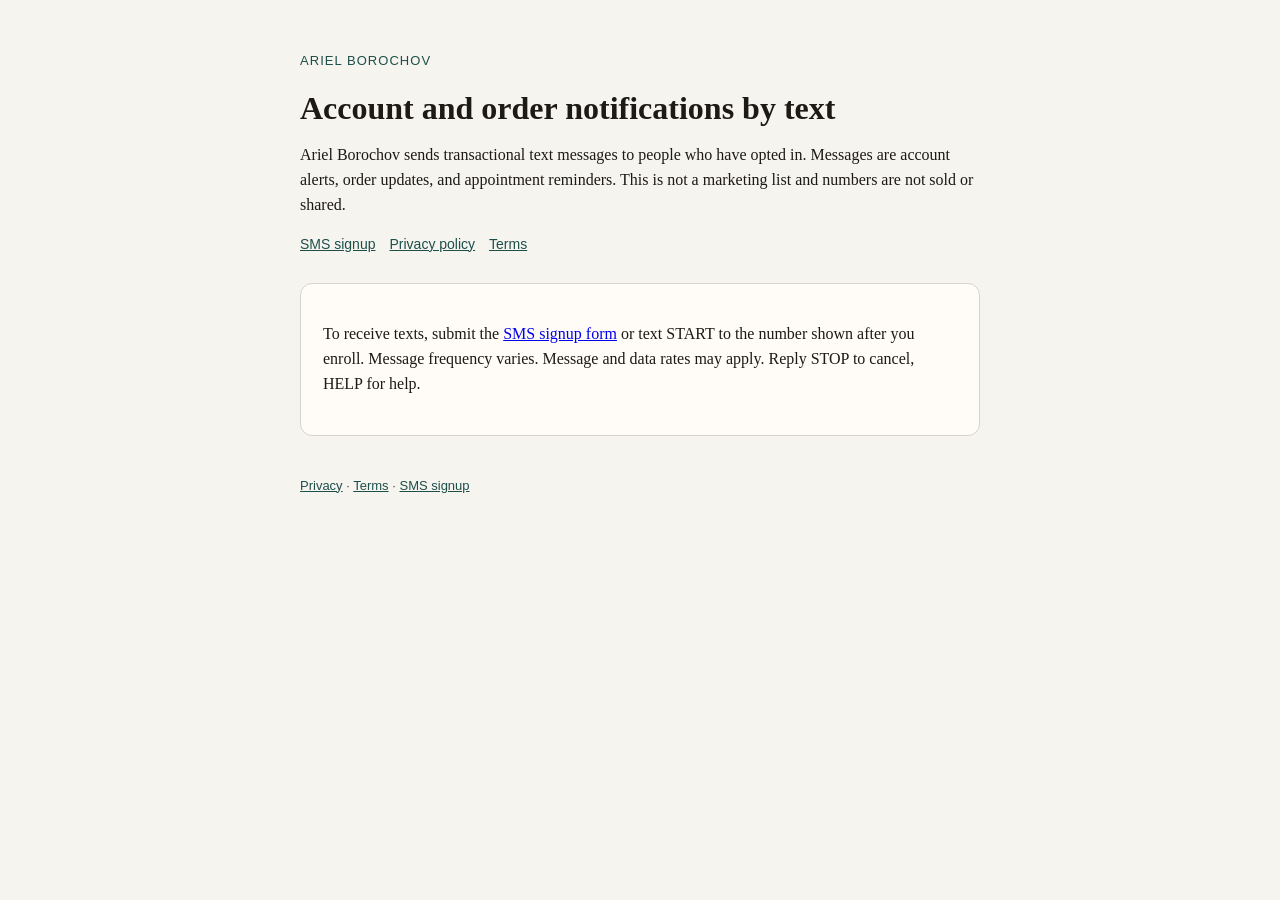
<file: index.html>
<!DOCTYPE html>
<html lang="en">
<head>
  <meta charset="utf-8">
  <meta name="viewport" content="width=device-width, initial-scale=1">
  <title>Ariel Borochov</title>
  <link rel="stylesheet" href="styles.css">
</head>
<body>
  <div class="wrap">
    <p><a class="brand" href="./">Ariel Borochov</a></p>
    <h1>Account and order notifications by text</h1>
    <p>Ariel Borochov sends transactional text messages to people who have opted in. Messages are account alerts, order updates, and appointment reminders. This is not a marketing list and numbers are not sold or shared.</p>
    <nav>
      <a href="./sms-signup/">SMS signup</a>
      <a href="./privacy/">Privacy policy</a>
      <a href="./terms/">Terms</a>
    </nav>
    <div class="card" style="margin-top:28px">
      <p>To receive texts, submit the <a href="./sms-signup/">SMS signup form</a> or text START to the number shown after you enroll. Message frequency varies. Message and data rates may apply. Reply STOP to cancel, HELP for help.</p>
    </div>
    <footer>
      <a href="./privacy/">Privacy</a> · <a href="./terms/">Terms</a> · <a href="./sms-signup/">SMS signup</a>
    </footer>
  </div>
</body>
</html>
</file>
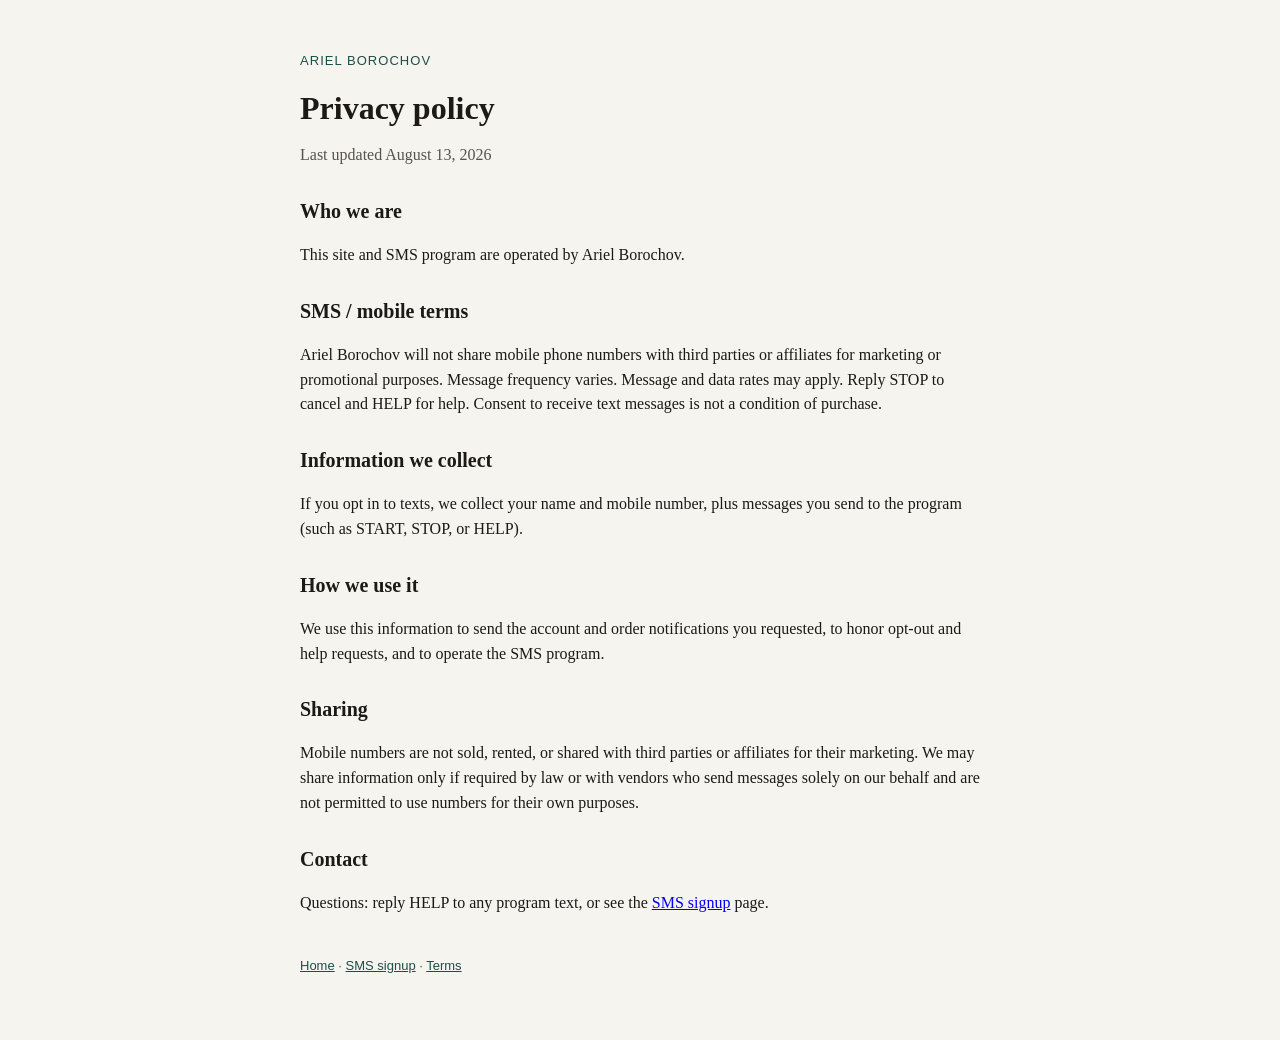
<file: privacy/index.html>
<!DOCTYPE html>
<html lang="en">
<head>
  <meta charset="utf-8">
  <meta name="viewport" content="width=device-width, initial-scale=1">
  <title>Privacy policy — Ariel Borochov</title>
  <link rel="stylesheet" href="../styles.css">
</head>
<body>
  <div class="wrap">
    <p><a class="brand" href="../">Ariel Borochov</a></p>
    <h1>Privacy policy</h1>
    <p class="muted">Last updated August 13, 2026</p>

    <h2>Who we are</h2>
    <p>This site and SMS program are operated by Ariel Borochov.</p>

    <h2>SMS / mobile terms</h2>
    <p>Ariel Borochov will not share mobile phone numbers with third parties or affiliates for marketing or promotional purposes. Message frequency varies. Message and data rates may apply. Reply STOP to cancel and HELP for help. Consent to receive text messages is not a condition of purchase.</p>

    <h2>Information we collect</h2>
    <p>If you opt in to texts, we collect your name and mobile number, plus messages you send to the program (such as START, STOP, or HELP).</p>

    <h2>How we use it</h2>
    <p>We use this information to send the account and order notifications you requested, to honor opt-out and help requests, and to operate the SMS program.</p>

    <h2>Sharing</h2>
    <p>Mobile numbers are not sold, rented, or shared with third parties or affiliates for their marketing. We may share information only if required by law or with vendors who send messages solely on our behalf and are not permitted to use numbers for their own purposes.</p>

    <h2>Contact</h2>
    <p>Questions: reply HELP to any program text, or see the <a href="../sms-signup/">SMS signup</a> page.</p>

    <footer>
      <a href="../">Home</a> · <a href="../sms-signup/">SMS signup</a> · <a href="../terms/">Terms</a>
    </footer>
  </div>
</body>
</html>
</file>
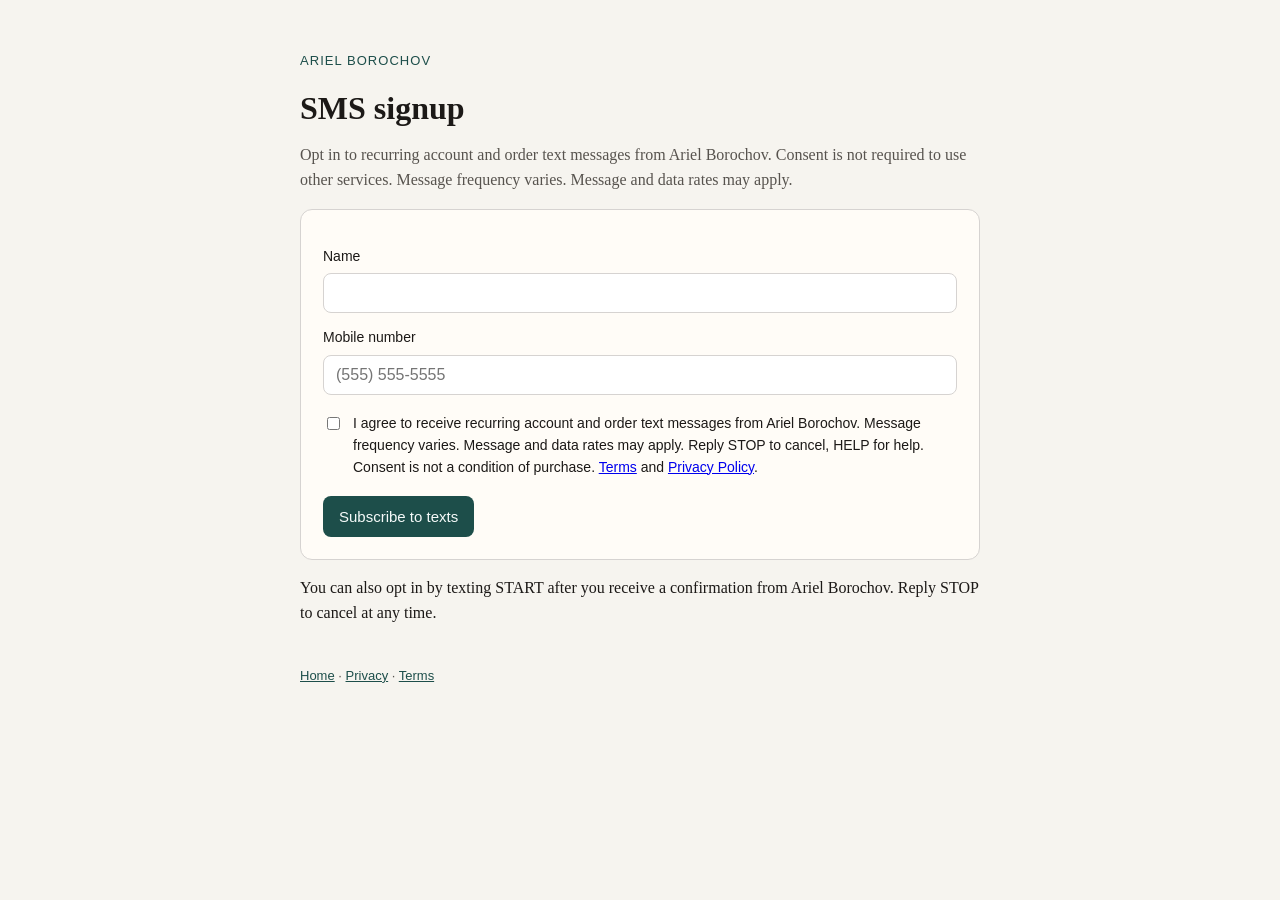
<file: sms-signup/index.html>
<!DOCTYPE html>
<html lang="en">
<head>
  <meta charset="utf-8">
  <meta name="viewport" content="width=device-width, initial-scale=1">
  <title>SMS signup — Ariel Borochov</title>
  <link rel="stylesheet" href="../styles.css">
</head>
<body>
  <div class="wrap">
    <p><a class="brand" href="../">Ariel Borochov</a></p>
    <h1>SMS signup</h1>
    <p class="muted">Opt in to recurring account and order text messages from Ariel Borochov. Consent is not required to use other services. Message frequency varies. Message and data rates may apply.</p>
    <div class="card">
      <form id="signup" action="#" method="post">
        <label for="name">Name</label>
        <input id="name" name="name" type="text" autocomplete="name" required>

        <label for="phone">Mobile number</label>
        <input id="phone" name="phone" type="tel" inputmode="tel" autocomplete="tel" placeholder="(555) 555-5555" required>

        <label class="consent">
          <input id="consent" name="consent" type="checkbox" required>
          <span>I agree to receive recurring account and order text messages from Ariel Borochov. Message frequency varies. Message and data rates may apply. Reply STOP to cancel, HELP for help. Consent is not a condition of purchase. <a href="../terms/">Terms</a> and <a href="../privacy/">Privacy Policy</a>.</span>
        </label>

        <button type="submit">Subscribe to texts</button>
      </form>
      <p class="ok" id="ok">You are signed up for texts from Ariel Borochov. Message frequency varies. Message and data rates may apply. Reply STOP to cancel, HELP for help.</p>
    </div>
    <p>You can also opt in by texting START after you receive a confirmation from Ariel Borochov. Reply STOP to cancel at any time.</p>
    <footer>
      <a href="../">Home</a> · <a href="../privacy/">Privacy</a> · <a href="../terms/">Terms</a>
    </footer>
  </div>
  <script>
    document.getElementById("signup").addEventListener("submit", function (e) {
      e.preventDefault();
      document.getElementById("ok").style.display = "block";
    });
  </script>
</body>
</html>
</file>
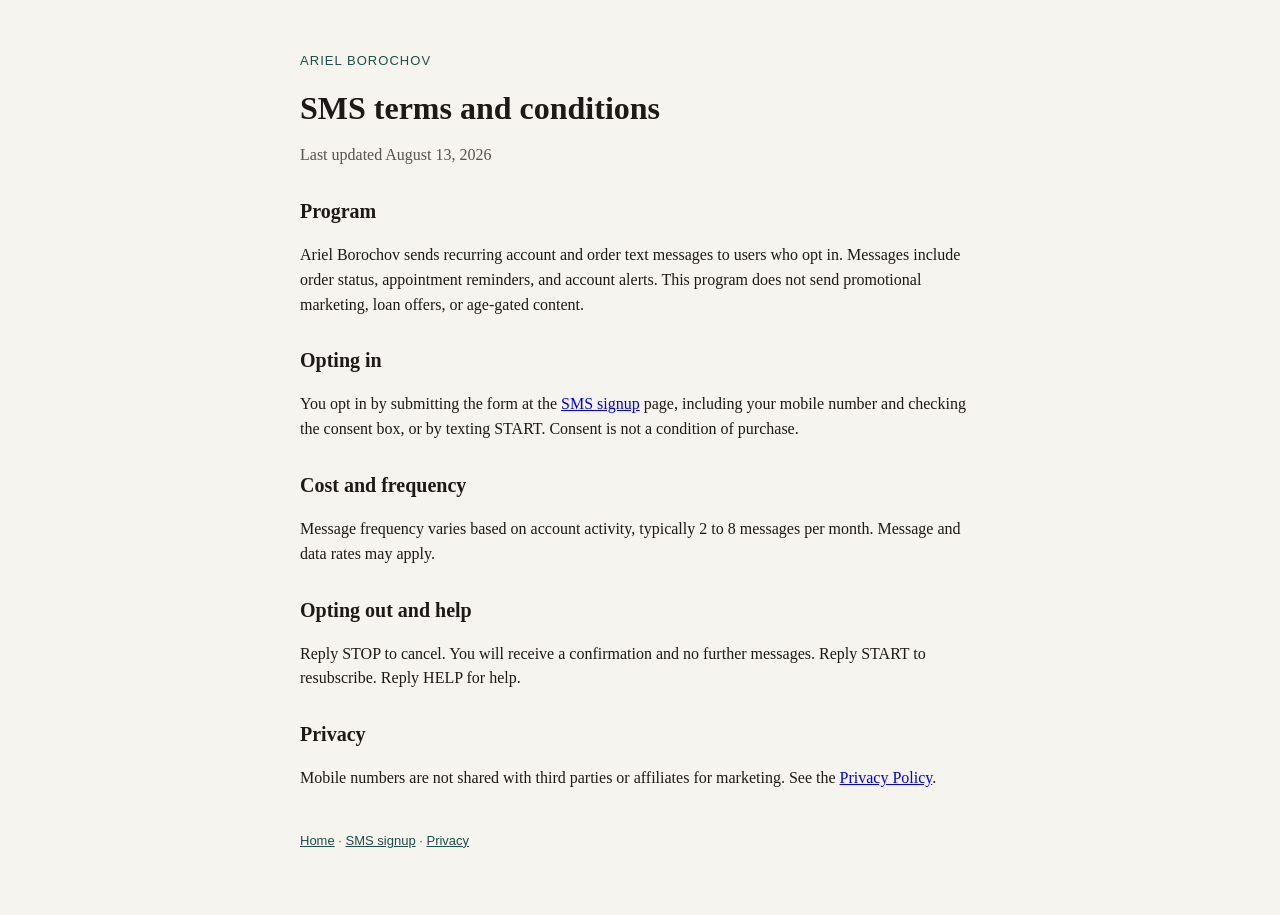
<file: terms/index.html>
<!DOCTYPE html>
<html lang="en">
<head>
  <meta charset="utf-8">
  <meta name="viewport" content="width=device-width, initial-scale=1">
  <title>Terms — Ariel Borochov</title>
  <link rel="stylesheet" href="../styles.css">
</head>
<body>
  <div class="wrap">
    <p><a class="brand" href="../">Ariel Borochov</a></p>
    <h1>SMS terms and conditions</h1>
    <p class="muted">Last updated August 13, 2026</p>

    <h2>Program</h2>
    <p>Ariel Borochov sends recurring account and order text messages to users who opt in. Messages include order status, appointment reminders, and account alerts. This program does not send promotional marketing, loan offers, or age-gated content.</p>

    <h2>Opting in</h2>
    <p>You opt in by submitting the form at the <a href="../sms-signup/">SMS signup</a> page, including your mobile number and checking the consent box, or by texting START. Consent is not a condition of purchase.</p>

    <h2>Cost and frequency</h2>
    <p>Message frequency varies based on account activity, typically 2 to 8 messages per month. Message and data rates may apply.</p>

    <h2>Opting out and help</h2>
    <p>Reply STOP to cancel. You will receive a confirmation and no further messages. Reply START to resubscribe. Reply HELP for help.</p>

    <h2>Privacy</h2>
    <p>Mobile numbers are not shared with third parties or affiliates for marketing. See the <a href="../privacy/">Privacy Policy</a>.</p>

    <footer>
      <a href="../">Home</a> · <a href="../sms-signup/">SMS signup</a> · <a href="../privacy/">Privacy</a>
    </footer>
  </div>
</body>
</html>
</file>
<file: styles.css>
:root {
  --bg: #f6f4ef;
  --ink: #1c1917;
  --muted: #57534e;
  --line: #d6d3d1;
  --card: #fffcf7;
  --accent: #1d4e4a;
  --accent-ink: #f5faf9;
}

* { box-sizing: border-box; }
html, body { margin: 0; padding: 0; }
body {
  font-family: Georgia, "Times New Roman", serif;
  color: var(--ink);
  background: var(--bg);
  line-height: 1.55;
}
.wrap { max-width: 720px; margin: 0 auto; padding: 32px 20px 64px; }
.brand {
  font-family: -apple-system, BlinkMacSystemFont, "Segoe UI", sans-serif;
  font-size: 13px;
  letter-spacing: 0.08em;
  text-transform: uppercase;
  color: var(--accent);
  text-decoration: none;
}
h1 { font-size: 2rem; line-height: 1.2; margin: 10px 0 12px; }
h2 { font-size: 1.25rem; margin: 28px 0 10px; }
.muted { color: var(--muted); }
nav {
  display: flex;
  flex-wrap: wrap;
  gap: 14px;
  margin-top: 16px;
  font-family: -apple-system, BlinkMacSystemFont, "Segoe UI", sans-serif;
  font-size: 14px;
}
nav a { color: var(--accent); }
.card {
  background: var(--card);
  border: 1px solid var(--line);
  border-radius: 12px;
  padding: 22px;
}
label {
  display: block;
  font-family: -apple-system, BlinkMacSystemFont, "Segoe UI", sans-serif;
  font-size: 14px;
  margin: 14px 0 6px;
}
input[type="text"], input[type="tel"], input[type="email"] {
  width: 100%;
  padding: 10px 12px;
  border: 1px solid var(--line);
  border-radius: 8px;
  font-size: 16px;
  background: #fff;
}
.consent {
  display: flex;
  gap: 10px;
  align-items: flex-start;
  margin: 18px 0;
  font-family: -apple-system, BlinkMacSystemFont, "Segoe UI", sans-serif;
  font-size: 14px;
}
.consent input { margin-top: 4px; }
button {
  background: var(--accent);
  color: var(--accent-ink);
  border: 0;
  border-radius: 8px;
  padding: 12px 16px;
  font-size: 15px;
  cursor: pointer;
}
.ok {
  display: none;
  margin-top: 16px;
  padding: 12px;
  border-radius: 8px;
  background: #ecfdf3;
  color: #14532d;
  font-family: -apple-system, BlinkMacSystemFont, "Segoe UI", sans-serif;
}
footer {
  margin-top: 40px;
  font-family: -apple-system, BlinkMacSystemFont, "Segoe UI", sans-serif;
  font-size: 13px;
  color: var(--muted);
}
footer a { color: var(--accent); }
</file>
